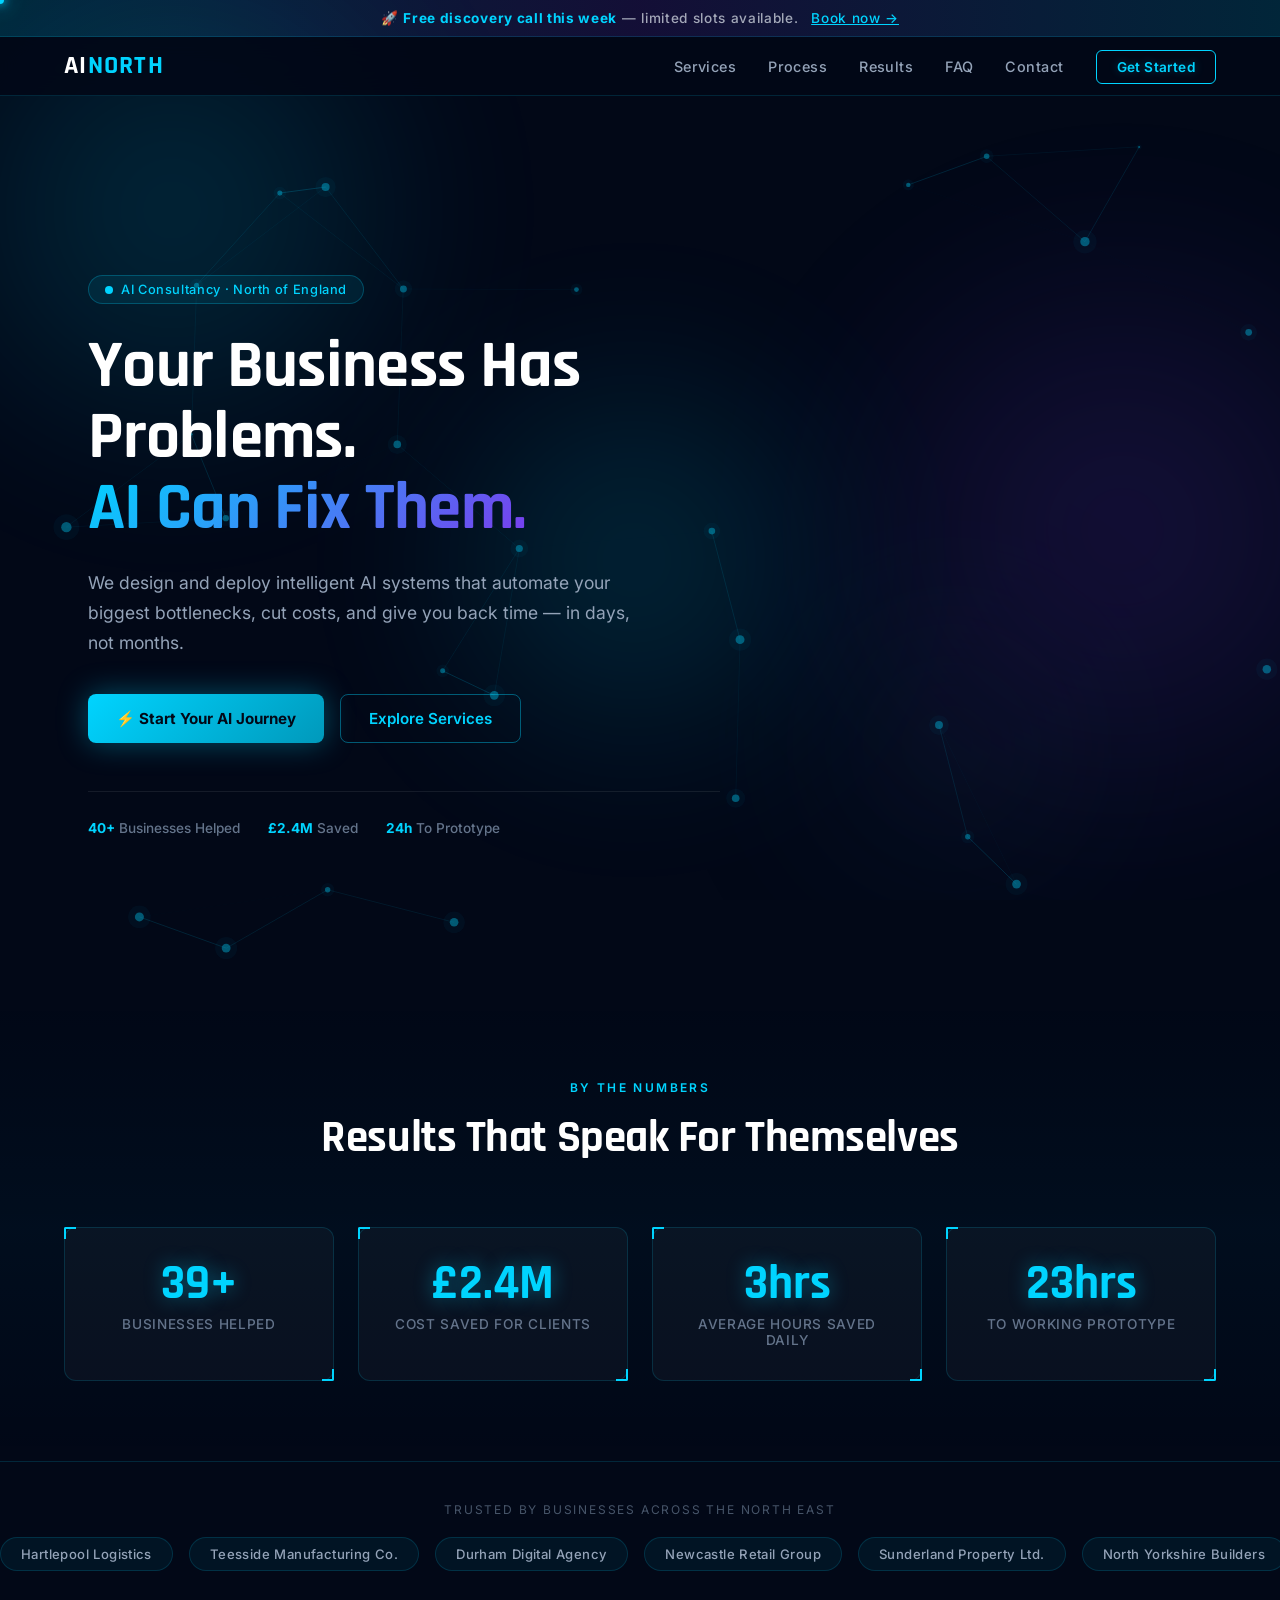
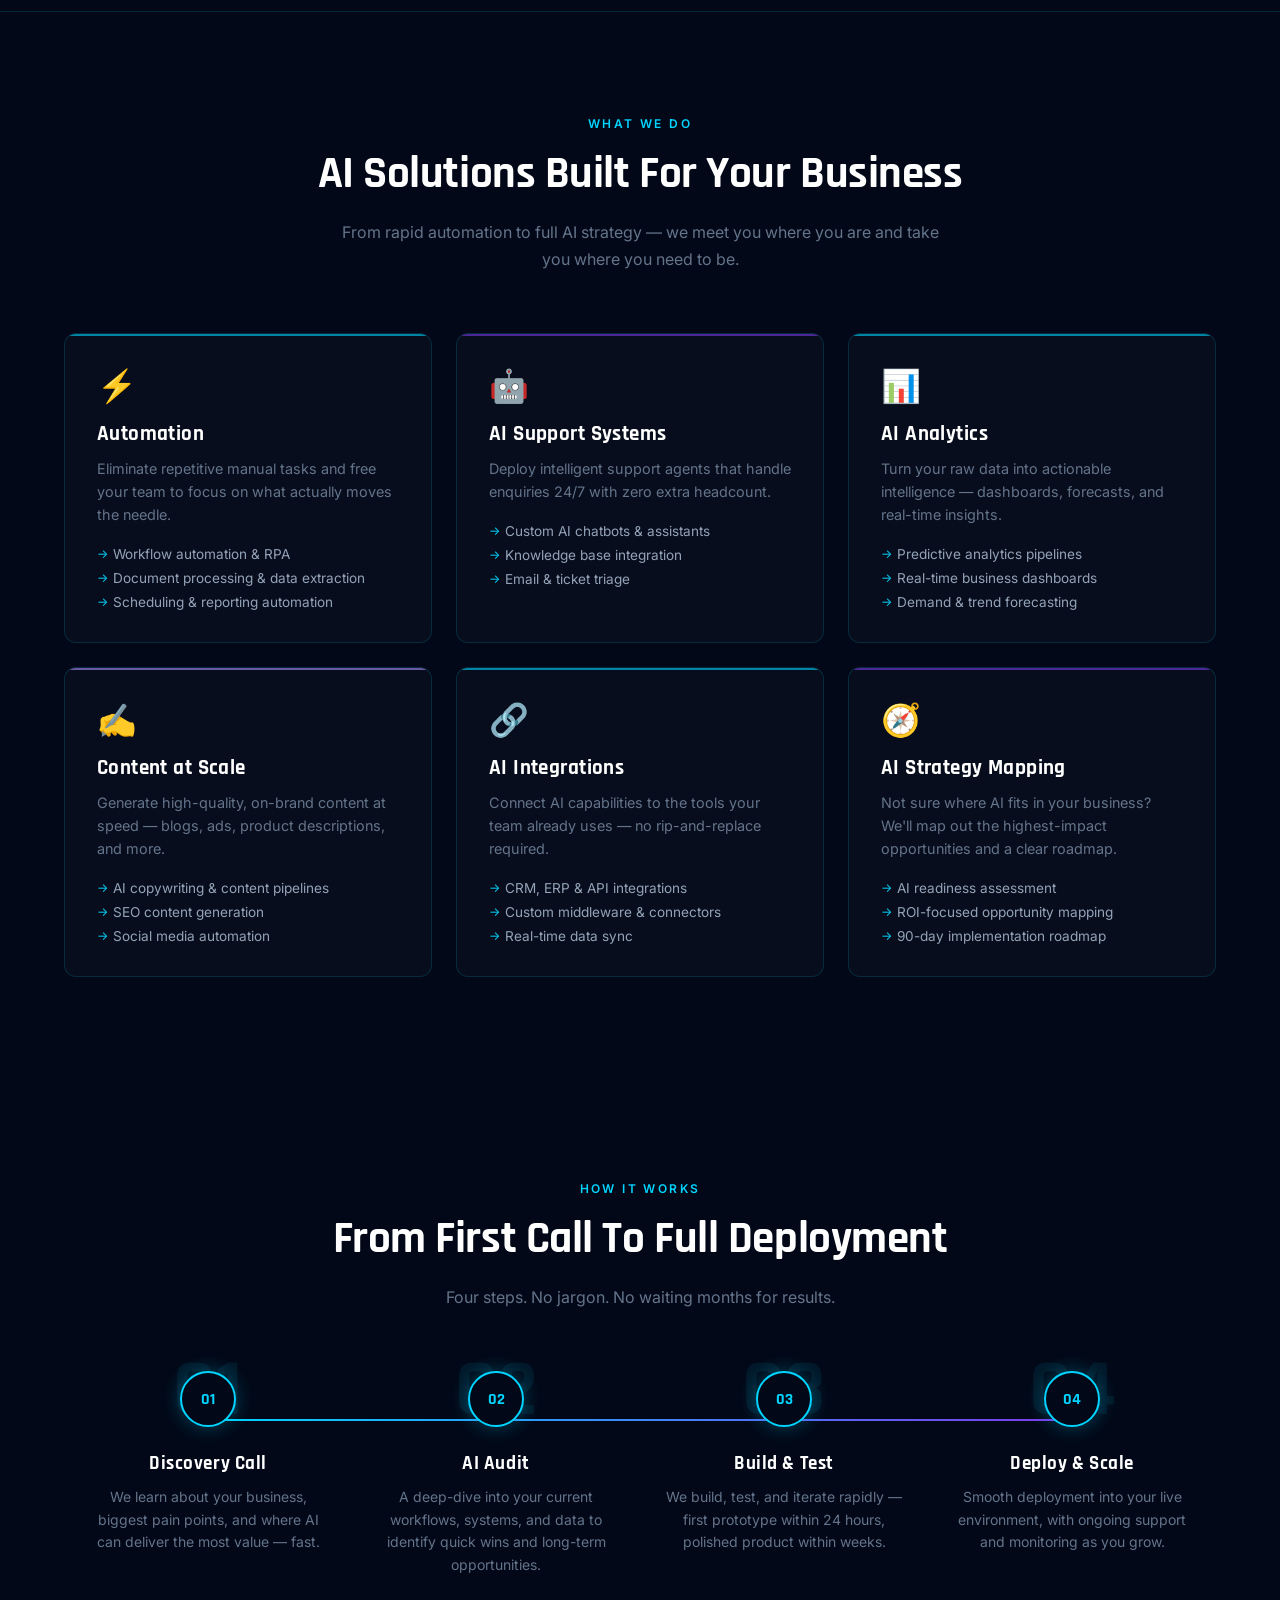
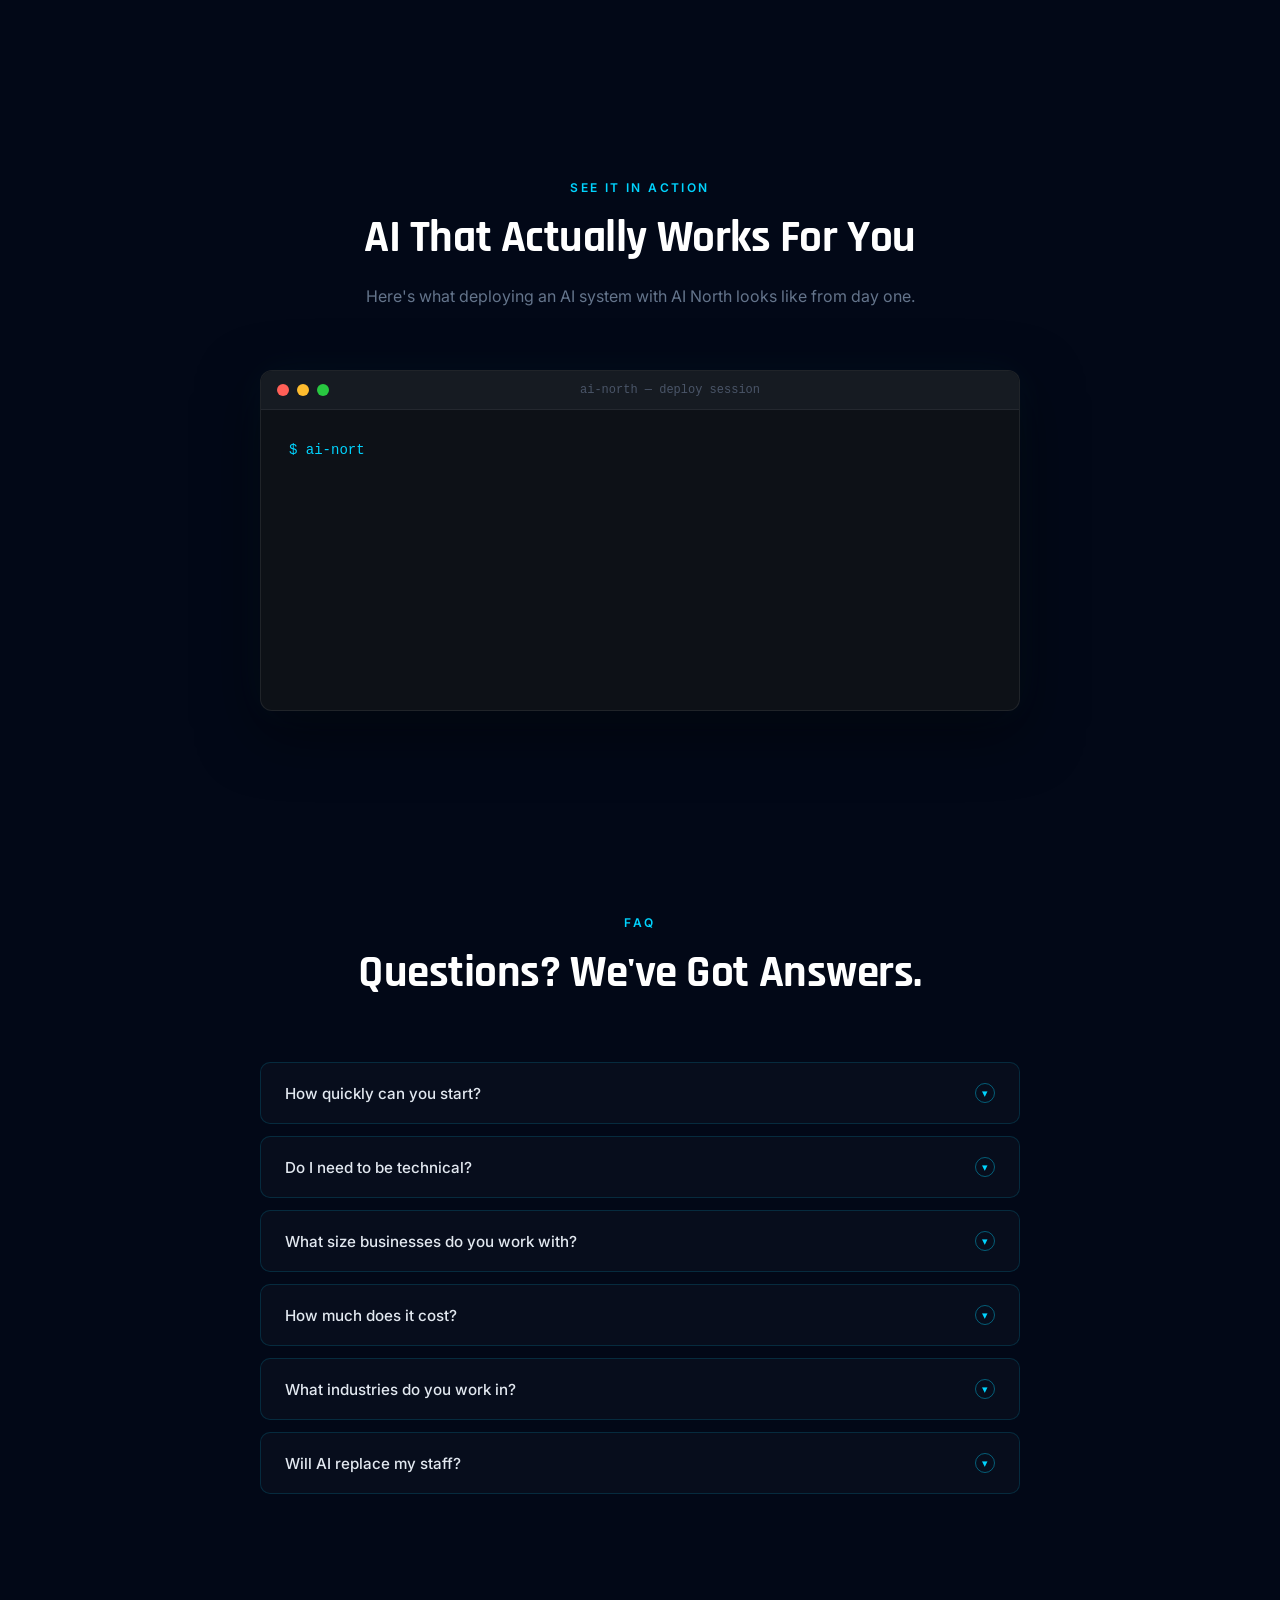
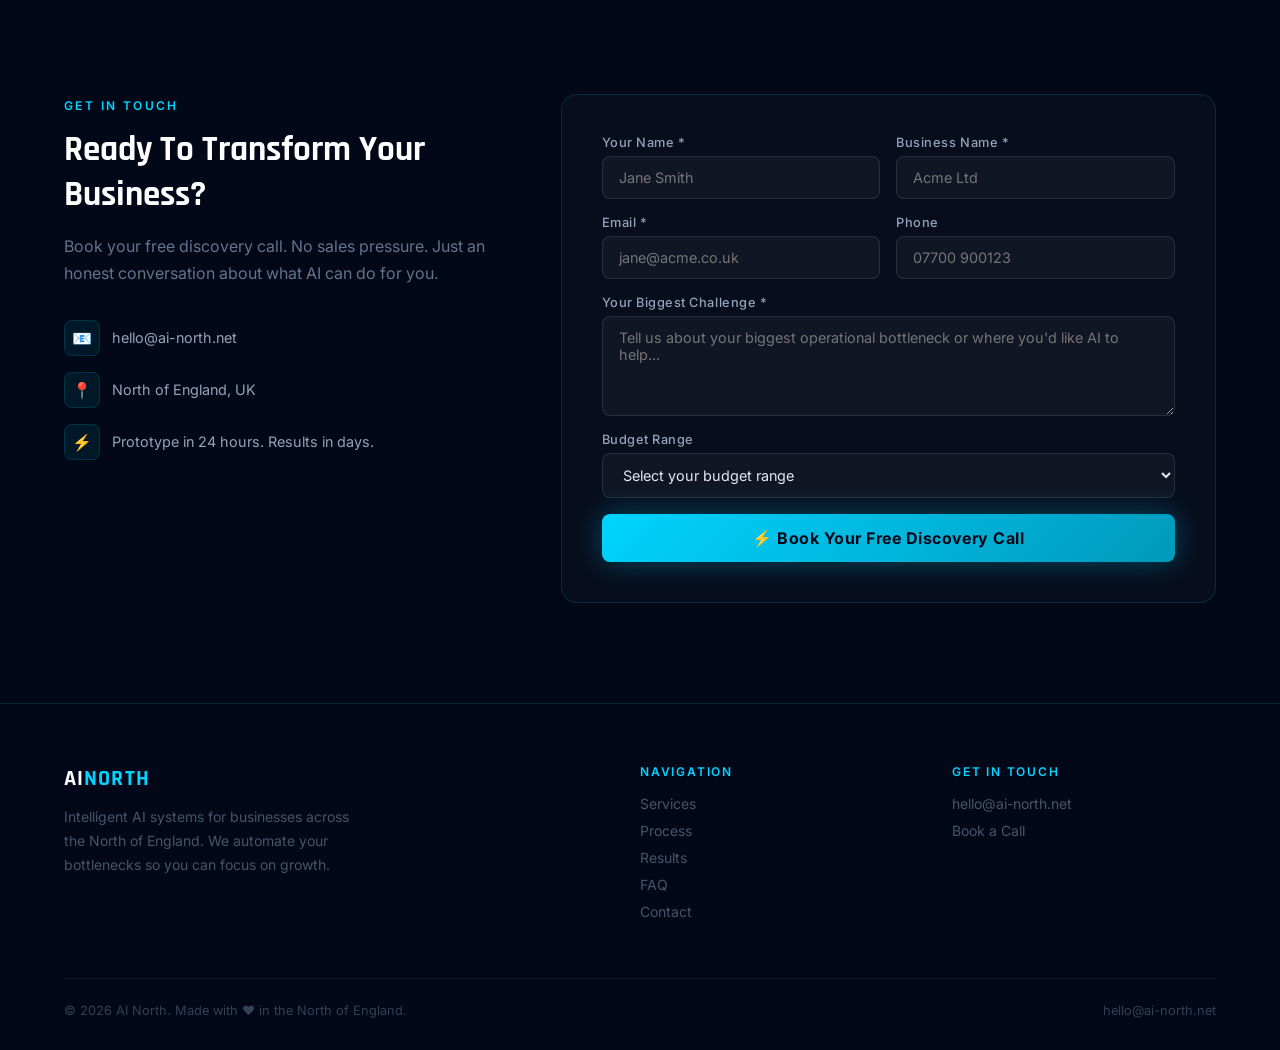
<file: index.html>
<!DOCTYPE html>
<html lang="en">
<head>
  <meta charset="UTF-8" />
  <meta name="viewport" content="width=device-width, initial-scale=1.0" />
  <title>AI North — Intelligent AI Systems for Your Business</title>
  <meta name="description" content="We design and deploy intelligent AI systems that automate your biggest bottlenecks, cut costs, and give you back time — in days, not months." />
  <link rel="preconnect" href="https://fonts.googleapis.com" />
  <link rel="preconnect" href="https://fonts.gstatic.com" crossorigin />
  <link href="https://fonts.googleapis.com/css2?family=Rajdhani:wght@400;500;600;700&family=Inter:wght@300;400;500;600&display=swap" rel="stylesheet" />
  <style>
    /* ===== RESET & BASE ===== */
    *, *::before, *::after { box-sizing: border-box; margin: 0; padding: 0; }
    html { scroll-behavior: smooth; }
    body {
      font-family: 'Inter', sans-serif;
      background: #020817;
      color: #e2e8f0;
      overflow-x: hidden;
      cursor: none;
    }
    @media (hover: none) and (pointer: coarse) {
      body { cursor: auto; }
    }

    /* ===== CSS VARIABLES ===== */
    :root {
      --cyan: #00d4ff;
      --purple: #7c3aed;
      --navy: #020817;
      --glass: rgba(2, 8, 23, 0.6);
      --border: rgba(0, 212, 255, 0.15);
      --text-muted: #94a3b8;
    }

    /* ===== SCROLL PROGRESS BAR ===== */
    #progress-bar {
      position: fixed;
      top: 0; left: 0;
      height: 2px;
      width: 0%;
      background: linear-gradient(90deg, var(--cyan), var(--purple));
      z-index: 9999;
      transition: width 0.1s linear;
    }

    /* ===== CUSTOM CURSOR ===== */
    #cursor-dot {
      position: fixed;
      width: 8px; height: 8px;
      background: var(--cyan);
      border-radius: 50%;
      pointer-events: none;
      z-index: 10000;
      transform: translate(-50%, -50%);
      box-shadow: 0 0 10px var(--cyan), 0 0 20px var(--cyan);
      transition: transform 0.05s ease, opacity 0.2s ease;
    }
    #cursor-ring {
      position: fixed;
      width: 32px; height: 32px;
      border: 1.5px solid rgba(0, 212, 255, 0.5);
      border-radius: 50%;
      pointer-events: none;
      z-index: 9999;
      transform: translate(-50%, -50%);
      transition: width 0.3s ease, height 0.3s ease, border-color 0.3s ease;
    }
    @media (hover: none) and (pointer: coarse) {
      #cursor-dot, #cursor-ring { display: none; }
    }

    /* ===== LOADING SCREEN ===== */
    #loading-screen {
      position: fixed;
      inset: 0;
      background: #020817;
      display: flex;
      align-items: center;
      justify-content: center;
      z-index: 99999;
      transition: opacity 0.6s ease, visibility 0.6s ease;
    }
    #loading-screen.hidden {
      opacity: 0;
      visibility: hidden;
      pointer-events: none;
    }
    #loading-text {
      font-family: 'Rajdhani', sans-serif;
      font-size: clamp(2.5rem, 8vw, 5rem);
      font-weight: 700;
      letter-spacing: 0.3em;
      color: var(--cyan);
      text-shadow: 0 0 30px rgba(0,212,255,0.6), 0 0 60px rgba(0,212,255,0.3);
    }
    #loading-cursor {
      display: inline-block;
      width: 3px;
      height: 1.1em;
      background: var(--cyan);
      margin-left: 4px;
      vertical-align: middle;
      animation: blink 0.7s steps(2) infinite;
    }
    @keyframes blink { 0%,100%{opacity:1} 50%{opacity:0} }

    /* ===== BACKGROUND BLOBS ===== */
    .bg-mesh {
      position: fixed;
      inset: 0;
      pointer-events: none;
      z-index: 0;
      overflow: hidden;
    }
    .blob {
      position: absolute;
      border-radius: 50%;
      filter: blur(80px);
      opacity: 0.18;
    }
    .blob-1 {
      width: 600px; height: 600px;
      background: radial-gradient(circle, #00d4ff, transparent 70%);
      top: -10%; left: -10%;
      animation: driftA 18s ease-in-out infinite alternate;
    }
    .blob-2 {
      width: 700px; height: 700px;
      background: radial-gradient(circle, #7c3aed, transparent 70%);
      top: 20%; right: -15%;
      animation: driftB 22s ease-in-out infinite alternate;
    }
    .blob-3 {
      width: 500px; height: 500px;
      background: radial-gradient(circle, #00d4ff, transparent 70%);
      bottom: 10%; left: 30%;
      animation: driftC 16s ease-in-out infinite alternate;
    }
    .blob-4 {
      width: 400px; height: 400px;
      background: radial-gradient(circle, #1e3a5f, transparent 70%);
      bottom: -5%; right: 10%;
      animation: driftD 20s ease-in-out infinite alternate;
    }
    @keyframes driftA { from{transform:translate(0,0) scale(1)} to{transform:translate(80px,60px) scale(1.15)} }
    @keyframes driftB { from{transform:translate(0,0) scale(1)} to{transform:translate(-60px,80px) scale(0.9)} }
    @keyframes driftC { from{transform:translate(0,0) scale(1)} to{transform:translate(-80px,-50px) scale(1.1)} }
    @keyframes driftD { from{transform:translate(0,0) scale(1)} to{transform:translate(50px,-70px) scale(1.2)} }

    /* ===== LAYOUT ===== */
    .container {
      max-width: 1200px;
      margin: 0 auto;
      padding: 0 24px;
    }
    section { position: relative; z-index: 1; }

    /* ===== ANNOUNCEMENT BAR ===== */
    .announcement-bar {
      background: linear-gradient(90deg, rgba(0,212,255,0.15), rgba(124,58,237,0.15), rgba(0,212,255,0.15));
      border-bottom: 1px solid var(--border);
      padding: 10px 24px;
      text-align: center;
      font-size: 0.85rem;
      font-weight: 500;
      color: var(--cyan);
      letter-spacing: 0.05em;
      position: relative;
      z-index: 100;
    }
    .announcement-bar span { opacity: 0.7; color: #e2e8f0; }
    .announcement-bar a {
      color: var(--cyan);
      text-decoration: underline;
      margin-left: 8px;
    }

    /* ===== NAVIGATION ===== */
    nav {
      position: sticky;
      top: 0;
      z-index: 500;
      background: rgba(2, 8, 23, 0.85);
      backdrop-filter: blur(16px);
      -webkit-backdrop-filter: blur(16px);
      border-bottom: 1px solid var(--border);
    }
    .nav-inner {
      display: flex;
      align-items: center;
      justify-content: space-between;
      padding: 16px 24px;
      max-width: 1200px;
      margin: 0 auto;
    }
    .logo {
      font-family: 'Rajdhani', sans-serif;
      font-size: 1.6rem;
      font-weight: 700;
      text-decoration: none;
      letter-spacing: 0.05em;
      line-height: 1;
    }
    .logo .ai { color: #fff; }
    .logo .north { color: var(--cyan); }
    .nav-links {
      display: flex;
      align-items: center;
      gap: 32px;
      list-style: none;
    }
    .nav-links a {
      color: #94a3b8;
      text-decoration: none;
      font-size: 0.9rem;
      font-weight: 500;
      transition: color 0.2s;
      letter-spacing: 0.03em;
    }
    .nav-links a:hover { color: var(--cyan); }
    .btn-nav {
      padding: 8px 20px;
      border: 1.5px solid var(--cyan);
      border-radius: 6px;
      color: var(--cyan) !important;
      font-size: 0.85rem !important;
      font-weight: 600 !important;
      transition: background 0.2s, box-shadow 0.2s !important;
      text-shadow: 0 0 10px rgba(0,212,255,0.3);
    }
    .btn-nav:hover {
      background: rgba(0,212,255,0.1) !important;
      box-shadow: 0 0 20px rgba(0,212,255,0.3) !important;
      color: var(--cyan) !important;
    }
    .hamburger {
      display: none;
      flex-direction: column;
      gap: 5px;
      background: none;
      border: none;
      cursor: pointer;
      padding: 4px;
    }
    .hamburger span {
      display: block;
      width: 24px;
      height: 2px;
      background: var(--cyan);
      border-radius: 2px;
      transition: transform 0.3s, opacity 0.3s;
    }
    .hamburger.open span:nth-child(1) { transform: translateY(7px) rotate(45deg); }
    .hamburger.open span:nth-child(2) { opacity: 0; }
    .hamburger.open span:nth-child(3) { transform: translateY(-7px) rotate(-45deg); }
    .mobile-menu {
      display: none;
      flex-direction: column;
      gap: 0;
      background: rgba(2,8,23,0.97);
      border-top: 1px solid var(--border);
      padding: 0;
      max-height: 0;
      overflow: hidden;
      transition: max-height 0.35s ease, padding 0.3s ease;
    }
    .mobile-menu.open {
      display: flex;
      max-height: 400px;
      padding: 16px 0;
    }
    .mobile-menu a {
      color: #94a3b8;
      text-decoration: none;
      padding: 14px 24px;
      font-size: 1rem;
      font-weight: 500;
      border-bottom: 1px solid rgba(255,255,255,0.04);
      transition: color 0.2s, background 0.2s;
    }
    .mobile-menu a:hover { color: var(--cyan); background: rgba(0,212,255,0.05); }
    .mobile-menu .btn-nav-mobile {
      margin: 12px 24px 0;
      text-align: center;
      border: 1.5px solid var(--cyan);
      border-radius: 6px;
      color: var(--cyan) !important;
      padding: 12px 24px !important;
    }
    @media (max-width: 768px) {
      .nav-links { display: none; }
      .hamburger { display: flex; }
    }

    /* ===== HERO ===== */
    .hero {
      min-height: 100vh;
      display: flex;
      align-items: center;
      position: relative;
      overflow: hidden;
      padding: 80px 0 60px;
    }
    #hero-canvas {
      position: absolute;
      inset: 0;
      width: 100%;
      height: 100%;
      z-index: 0;
      opacity: 0.7;
    }
    .hero-content {
      position: relative;
      z-index: 2;
      max-width: 680px;
      padding: 0 24px;
      margin: 0 auto;
    }
    @media (min-width: 900px) {
      .hero-content { margin: 0 0 0 calc((100vw - 1200px)/2 + 24px); }
    }
    .hero-badge {
      display: inline-flex;
      align-items: center;
      gap: 8px;
      background: rgba(0,212,255,0.08);
      border: 1px solid rgba(0,212,255,0.25);
      border-radius: 100px;
      padding: 6px 16px;
      font-size: 0.8rem;
      font-weight: 500;
      color: var(--cyan);
      letter-spacing: 0.05em;
      margin-bottom: 28px;
    }
    .pulse-dot {
      width: 8px; height: 8px;
      background: var(--cyan);
      border-radius: 50%;
      animation: pulse 2s ease-in-out infinite;
      flex-shrink: 0;
    }
    @keyframes pulse {
      0%,100%{ box-shadow:0 0 0 0 rgba(0,212,255,0.6); transform:scale(1); }
      50%{ box-shadow:0 0 0 8px rgba(0,212,255,0); transform:scale(1.1); }
    }
    .hero h1 {
      font-family: 'Rajdhani', sans-serif;
      font-size: clamp(2.4rem, 5.5vw, 4.2rem);
      font-weight: 700;
      line-height: 1.05;
      color: #fff;
      margin-bottom: 24px;
      letter-spacing: -0.01em;
    }
    .hero h1 em {
      font-style: normal;
      background: linear-gradient(135deg, var(--cyan), var(--purple));
      -webkit-background-clip: text;
      -webkit-text-fill-color: transparent;
      background-clip: text;
    }
    .hero-sub {
      font-size: 1.1rem;
      line-height: 1.7;
      color: #94a3b8;
      margin-bottom: 36px;
      max-width: 560px;
    }
    .hero-buttons {
      display: flex;
      flex-wrap: wrap;
      gap: 16px;
      margin-bottom: 48px;
    }
    .btn-primary {
      padding: 14px 28px;
      background: linear-gradient(135deg, var(--cyan), #0099bb);
      border: none;
      border-radius: 8px;
      color: #020817;
      font-weight: 700;
      font-size: 0.95rem;
      cursor: pointer;
      text-decoration: none;
      display: inline-flex;
      align-items: center;
      gap: 8px;
      transition: transform 0.2s, box-shadow 0.2s;
      box-shadow: 0 0 30px rgba(0,212,255,0.35);
    }
    .btn-primary:hover {
      transform: translateY(-2px);
      box-shadow: 0 8px 40px rgba(0,212,255,0.5);
    }
    .btn-outline {
      padding: 14px 28px;
      background: transparent;
      border: 1.5px solid rgba(0,212,255,0.4);
      border-radius: 8px;
      color: var(--cyan);
      font-weight: 600;
      font-size: 0.95rem;
      cursor: pointer;
      text-decoration: none;
      display: inline-flex;
      align-items: center;
      gap: 8px;
      transition: border-color 0.2s, background 0.2s;
    }
    .btn-outline:hover {
      border-color: var(--cyan);
      background: rgba(0,212,255,0.08);
    }
    .hero-stats {
      display: flex;
      flex-wrap: wrap;
      gap: 12px 28px;
      border-top: 1px solid rgba(255,255,255,0.08);
      padding-top: 28px;
    }
    .hero-stat {
      font-size: 0.85rem;
      color: #64748b;
      font-weight: 500;
    }
    .hero-stat strong {
      color: var(--cyan);
      font-weight: 700;
    }

    /* ===== STATS SECTION ===== */
    .stats-section {
      padding: 80px 0;
      background: linear-gradient(180deg, transparent, rgba(0,212,255,0.03) 50%, transparent);
    }
    .stats-grid {
      display: grid;
      grid-template-columns: repeat(auto-fit, minmax(220px, 1fr));
      gap: 24px;
    }
    .stat-card {
      background: rgba(255,255,255,0.03);
      border: 1px solid var(--border);
      border-radius: 12px;
      padding: 32px 24px;
      text-align: center;
      position: relative;
      transition: border-color 0.3s, box-shadow 0.3s;
    }
    .stat-card::before, .stat-card::after {
      content: '';
      position: absolute;
      width: 12px; height: 12px;
      border-color: var(--cyan);
      border-style: solid;
    }
    .stat-card::before {
      top: -1px; left: -1px;
      border-width: 2px 0 0 2px;
      border-radius: 2px 0 0 0;
    }
    .stat-card::after {
      bottom: -1px; right: -1px;
      border-width: 0 2px 2px 0;
      border-radius: 0 0 2px 0;
    }
    .stat-card:hover {
      border-color: rgba(0,212,255,0.4);
      box-shadow: 0 0 30px rgba(0,212,255,0.12);
    }
    .stat-number {
      font-family: 'Rajdhani', sans-serif;
      font-size: 3rem;
      font-weight: 700;
      color: var(--cyan);
      line-height: 1;
      margin-bottom: 8px;
      text-shadow: 0 0 20px rgba(0,212,255,0.4);
    }
    .stat-label {
      font-size: 0.85rem;
      color: #64748b;
      font-weight: 500;
      letter-spacing: 0.05em;
      text-transform: uppercase;
    }

    /* ===== TICKER ===== */
    .ticker-section {
      padding: 40px 0;
      border-top: 1px solid var(--border);
      border-bottom: 1px solid var(--border);
      overflow: hidden;
    }
    .ticker-label {
      text-align: center;
      font-size: 0.75rem;
      color: #475569;
      letter-spacing: 0.15em;
      text-transform: uppercase;
      margin-bottom: 20px;
    }
    .ticker-track {
      display: flex;
      gap: 16px;
      animation: ticker 30s linear infinite;
      width: max-content;
    }
    .ticker-track:hover { animation-play-state: paused; }
    @keyframes ticker {
      from { transform: translateX(0); }
      to { transform: translateX(-50%); }
    }
    .ticker-pill {
      background: rgba(0,212,255,0.06);
      border: 1px solid rgba(0,212,255,0.15);
      border-radius: 100px;
      padding: 8px 20px;
      font-size: 0.82rem;
      font-weight: 500;
      color: #94a3b8;
      white-space: nowrap;
      letter-spacing: 0.03em;
    }

    /* ===== SECTION HEADERS ===== */
    .section-header {
      text-align: center;
      margin-bottom: 60px;
    }
    .section-tag {
      display: inline-block;
      font-size: 0.75rem;
      font-weight: 600;
      color: var(--cyan);
      letter-spacing: 0.2em;
      text-transform: uppercase;
      margin-bottom: 14px;
    }
    .section-title {
      font-family: 'Rajdhani', sans-serif;
      font-size: clamp(2rem, 4vw, 2.8rem);
      font-weight: 700;
      color: #fff;
      margin-bottom: 16px;
      letter-spacing: -0.01em;
    }
    .section-sub {
      font-size: 1rem;
      color: #64748b;
      max-width: 600px;
      margin: 0 auto;
      line-height: 1.7;
    }

    /* ===== SERVICES ===== */
    .services-section { padding: 100px 0; }
    .services-grid {
      display: grid;
      grid-template-columns: repeat(auto-fit, minmax(320px, 1fr));
      gap: 24px;
    }
    .service-card {
      background: rgba(255,255,255,0.025);
      border: 1px solid var(--border);
      border-radius: 12px;
      padding: 32px;
      position: relative;
      overflow: hidden;
      transition: border-color 0.3s, box-shadow 0.3s, transform 0.3s;
    }
    .service-card::before {
      content: '';
      position: absolute;
      top: 0; left: 0; right: 0;
      height: 2px;
      background: var(--accent-color, var(--cyan));
      opacity: 0.6;
    }
    .service-card:hover {
      border-color: rgba(0,212,255,0.4);
      box-shadow: 0 8px 40px rgba(0,212,255,0.1);
      transform: translateY(-4px);
    }
    .service-icon {
      font-size: 2rem;
      margin-bottom: 16px;
      display: block;
    }
    .service-card h3 {
      font-family: 'Rajdhani', sans-serif;
      font-size: 1.3rem;
      font-weight: 700;
      color: #fff;
      margin-bottom: 10px;
      letter-spacing: 0.02em;
    }
    .service-card p {
      font-size: 0.9rem;
      color: #64748b;
      line-height: 1.6;
      margin-bottom: 20px;
    }
    .service-bullets {
      list-style: none;
      display: flex;
      flex-direction: column;
      gap: 8px;
    }
    .service-bullets li {
      font-size: 0.85rem;
      color: #94a3b8;
      padding-left: 16px;
      position: relative;
    }
    .service-bullets li::before {
      content: '→';
      position: absolute;
      left: 0;
      color: var(--cyan);
      font-size: 0.75rem;
    }

    /* ===== PROCESS ===== */
    .process-section { padding: 100px 0; }
    .process-steps {
      display: grid;
      grid-template-columns: repeat(auto-fit, minmax(220px, 1fr));
      gap: 0;
      position: relative;
    }
    .process-steps::before {
      content: '';
      position: absolute;
      top: 48px; left: 12.5%; right: 12.5%;
      height: 2px;
      background: linear-gradient(90deg, var(--cyan), var(--purple));
      z-index: 0;
    }
    @media (max-width: 768px) {
      .process-steps::before { display: none; }
      .process-steps { gap: 40px; }
    }
    .process-step {
      text-align: center;
      padding: 0 20px;
      position: relative;
      z-index: 1;
    }
    .step-number {
      font-family: 'Rajdhani', sans-serif;
      font-size: 5rem;
      font-weight: 700;
      color: rgba(0,212,255,0.08);
      line-height: 1;
      position: absolute;
      top: -20px; left: 50%;
      transform: translateX(-50%);
      z-index: 0;
      pointer-events: none;
      user-select: none;
    }
    .step-circle {
      width: 56px; height: 56px;
      background: rgba(2,8,23,1);
      border: 2px solid var(--cyan);
      border-radius: 50%;
      display: flex;
      align-items: center;
      justify-content: center;
      margin: 0 auto 24px;
      position: relative;
      z-index: 2;
      font-family: 'Rajdhani', sans-serif;
      font-weight: 700;
      font-size: 1rem;
      color: var(--cyan);
      box-shadow: 0 0 20px rgba(0,212,255,0.3);
    }
    .process-step h3 {
      font-family: 'Rajdhani', sans-serif;
      font-size: 1.2rem;
      font-weight: 700;
      color: #fff;
      margin-bottom: 10px;
      letter-spacing: 0.03em;
    }
    .process-step p {
      font-size: 0.875rem;
      color: #64748b;
      line-height: 1.6;
    }

    /* ===== TERMINAL ===== */
    .terminal-section { padding: 100px 0; }
    .terminal-wrapper {
      max-width: 760px;
      margin: 0 auto;
      background: #0d1117;
      border: 1px solid rgba(255,255,255,0.08);
      border-radius: 12px;
      overflow: hidden;
      box-shadow: 0 20px 60px rgba(0,0,0,0.5), 0 0 40px rgba(0,212,255,0.05);
    }
    .terminal-titlebar {
      background: #161b22;
      padding: 12px 16px;
      display: flex;
      align-items: center;
      gap: 8px;
      border-bottom: 1px solid rgba(255,255,255,0.06);
    }
    .tl-dot {
      width: 12px; height: 12px;
      border-radius: 50%;
    }
    .tl-red { background: #ff5f57; }
    .tl-yellow { background: #febc2e; }
    .tl-green { background: #28c840; }
    .tl-title {
      flex: 1;
      text-align: center;
      font-size: 0.75rem;
      color: #4a5568;
      font-family: 'Courier New', monospace;
    }
    .terminal-body {
      padding: 28px;
      font-family: 'Courier New', Courier, monospace;
      font-size: 0.875rem;
      line-height: 1.8;
      min-height: 300px;
    }
    .term-line { display: block; margin-bottom: 4px; }
    .term-prompt { color: var(--cyan); }
    .term-input { color: #4ade80; }
    .term-success { color: #34d399; }
    .term-highlight { color: #a78bfa; }
    .term-cursor {
      display: inline-block;
      width: 8px; height: 14px;
      background: var(--cyan);
      animation: blink 0.7s steps(2) infinite;
      vertical-align: middle;
    }

    /* ===== FAQ ===== */
    .faq-section { padding: 100px 0; }
    .faq-list {
      max-width: 760px;
      margin: 0 auto;
      display: flex;
      flex-direction: column;
      gap: 12px;
    }
    .faq-item {
      background: rgba(255,255,255,0.025);
      border: 1px solid var(--border);
      border-radius: 10px;
      overflow: hidden;
      transition: border-color 0.2s;
    }
    .faq-item.open { border-color: rgba(0,212,255,0.3); }
    .faq-question {
      width: 100%;
      background: none;
      border: none;
      padding: 20px 24px;
      display: flex;
      align-items: center;
      justify-content: space-between;
      gap: 16px;
      cursor: pointer;
      text-align: left;
      color: #e2e8f0;
      font-size: 0.95rem;
      font-weight: 500;
      font-family: 'Inter', sans-serif;
      transition: color 0.2s;
    }
    .faq-question:hover { color: var(--cyan); }
    .faq-chevron {
      flex-shrink: 0;
      width: 20px; height: 20px;
      border: 1.5px solid rgba(0,212,255,0.4);
      border-radius: 50%;
      display: flex;
      align-items: center;
      justify-content: center;
      transition: transform 0.3s, border-color 0.3s;
      color: var(--cyan);
      font-size: 0.7rem;
    }
    .faq-item.open .faq-chevron { transform: rotate(180deg); border-color: var(--cyan); }
    .faq-answer {
      max-height: 0;
      overflow: hidden;
      transition: max-height 0.35s ease, padding 0.3s ease;
    }
    .faq-item.open .faq-answer { max-height: 300px; }
    .faq-answer-inner {
      padding: 0 24px 20px;
      font-size: 0.9rem;
      color: #64748b;
      line-height: 1.7;
    }

    /* ===== CONTACT ===== */
    .contact-section { padding: 100px 0; }
    .contact-grid {
      display: grid;
      grid-template-columns: 1fr 1.5fr;
      gap: 60px;
      align-items: start;
    }
    @media (max-width: 768px) {
      .contact-grid { grid-template-columns: 1fr; gap: 40px; }
    }
    .contact-info h2 {
      font-family: 'Rajdhani', sans-serif;
      font-size: 2.2rem;
      font-weight: 700;
      color: #fff;
      margin-bottom: 16px;
    }
    .contact-info p {
      color: #64748b;
      line-height: 1.7;
      margin-bottom: 32px;
    }
    .contact-detail {
      display: flex;
      align-items: center;
      gap: 12px;
      margin-bottom: 16px;
      font-size: 0.9rem;
      color: #94a3b8;
    }
    .contact-detail .icon {
      width: 36px; height: 36px;
      background: rgba(0,212,255,0.08);
      border: 1px solid var(--border);
      border-radius: 8px;
      display: flex;
      align-items: center;
      justify-content: center;
      font-size: 1rem;
      flex-shrink: 0;
    }
    .contact-form {
      background: rgba(255,255,255,0.025);
      border: 1px solid var(--border);
      border-radius: 16px;
      padding: 40px;
    }
    @media (max-width: 480px) { .contact-form { padding: 24px; } }
    .form-row {
      display: grid;
      grid-template-columns: 1fr 1fr;
      gap: 16px;
    }
    @media (max-width: 560px) { .form-row { grid-template-columns: 1fr; } }
    .form-group {
      display: flex;
      flex-direction: column;
      gap: 6px;
      margin-bottom: 16px;
    }
    .form-group label {
      font-size: 0.8rem;
      font-weight: 500;
      color: #94a3b8;
      letter-spacing: 0.04em;
    }
    .form-group input,
    .form-group textarea,
    .form-group select {
      background: rgba(255,255,255,0.04);
      border: 1px solid rgba(255,255,255,0.1);
      border-radius: 8px;
      padding: 12px 16px;
      color: #e2e8f0;
      font-size: 0.9rem;
      font-family: 'Inter', sans-serif;
      transition: border-color 0.2s, box-shadow 0.2s;
      outline: none;
      width: 100%;
    }
    .form-group input:focus,
    .form-group textarea:focus,
    .form-group select:focus {
      border-color: rgba(0,212,255,0.5);
      box-shadow: 0 0 0 3px rgba(0,212,255,0.1);
    }
    .form-group select option { background: #0d1117; color: #e2e8f0; }
    .form-group textarea { resize: vertical; min-height: 100px; }
    .btn-submit {
      width: 100%;
      padding: 14px;
      background: linear-gradient(135deg, var(--cyan), #0099bb);
      border: none;
      border-radius: 8px;
      color: #020817;
      font-weight: 700;
      font-size: 1rem;
      cursor: pointer;
      font-family: 'Inter', sans-serif;
      transition: transform 0.2s, box-shadow 0.2s;
      box-shadow: 0 0 30px rgba(0,212,255,0.3);
      letter-spacing: 0.03em;
    }
    .btn-submit:hover {
      transform: translateY(-2px);
      box-shadow: 0 8px 40px rgba(0,212,255,0.4);
    }
    .form-success {
      display: none;
      text-align: center;
      padding: 32px;
    }
    .form-success.visible { display: block; }
    .form-success .check {
      font-size: 3rem;
      margin-bottom: 16px;
    }
    .form-success h3 {
      font-family: 'Rajdhani', sans-serif;
      font-size: 1.5rem;
      color: var(--cyan);
      margin-bottom: 8px;
    }
    .form-success p { color: #64748b; font-size: 0.9rem; }

    /* ===== FOOTER ===== */
    footer {
      border-top: 1px solid var(--border);
      padding: 60px 0 32px;
      position: relative;
      z-index: 1;
    }
    .footer-grid {
      display: grid;
      grid-template-columns: 2fr 1fr 1fr;
      gap: 48px;
      margin-bottom: 48px;
    }
    @media (max-width: 768px) {
      .footer-grid { grid-template-columns: 1fr 1fr; }
      .footer-grid > div:first-child { grid-column: 1 / -1; }
    }
    @media (max-width: 480px) { .footer-grid { grid-template-columns: 1fr; } }
    .footer-logo {
      font-family: 'Rajdhani', sans-serif;
      font-size: 1.4rem;
      font-weight: 700;
      margin-bottom: 12px;
      letter-spacing: 0.05em;
    }
    .footer-desc {
      font-size: 0.875rem;
      color: #475569;
      line-height: 1.7;
      max-width: 300px;
    }
    .footer-col h4 {
      font-size: 0.75rem;
      font-weight: 600;
      color: var(--cyan);
      letter-spacing: 0.15em;
      text-transform: uppercase;
      margin-bottom: 16px;
    }
    .footer-col a {
      display: block;
      font-size: 0.875rem;
      color: #475569;
      text-decoration: none;
      margin-bottom: 10px;
      transition: color 0.2s;
    }
    .footer-col a:hover { color: var(--cyan); }
    .footer-bottom {
      border-top: 1px solid rgba(255,255,255,0.05);
      padding-top: 24px;
      display: flex;
      align-items: center;
      justify-content: space-between;
      flex-wrap: wrap;
      gap: 12px;
    }
    .footer-bottom p {
      font-size: 0.8rem;
      color: #334155;
    }
    .footer-bottom a { color: #334155; text-decoration: none; }
    .footer-bottom a:hover { color: var(--cyan); }

    /* ===== SCROLL ANIMATION ===== */
    .fade-up {
      opacity: 0;
      transform: translateY(30px);
      transition: opacity 0.6s ease, transform 0.6s ease;
    }
    .fade-up.visible {
      opacity: 1;
      transform: translateY(0);
    }
    .fade-up-delay-1 { transition-delay: 0.1s; }
    .fade-up-delay-2 { transition-delay: 0.2s; }
    .fade-up-delay-3 { transition-delay: 0.3s; }
    .fade-up-delay-4 { transition-delay: 0.4s; }

    /* ===== UTILITY ===== */
    .text-cyan { color: var(--cyan); }
    .mt-4 { margin-top: 16px; }
  </style>
</head>
<body>

<!-- Scroll Progress -->
<div id="progress-bar"></div>

<!-- Custom Cursor -->
<div id="cursor-dot"></div>
<div id="cursor-ring"></div>

<!-- Loading Screen -->
<div id="loading-screen">
  <div>
    <div id="loading-text"><span id="typed-text"></span><span id="loading-cursor"></span></div>
  </div>
</div>

<!-- Background Mesh -->
<div class="bg-mesh" aria-hidden="true">
  <div class="blob blob-1"></div>
  <div class="blob blob-2"></div>
  <div class="blob blob-3"></div>
  <div class="blob blob-4"></div>
</div>

<!-- Announcement Bar -->
<div class="announcement-bar" role="banner">
  🚀 <strong>Free discovery call this week</strong> <span>— limited slots available.</span>
  <a href="#contact">Book now →</a>
</div>

<!-- Navigation -->
<nav role="navigation" aria-label="Main navigation">
  <div class="nav-inner">
    <a href="#" class="logo" aria-label="AI North home">
      <span class="ai">AI</span><span class="north">NORTH</span>
    </a>
    <ul class="nav-links" role="list">
      <li><a href="#services">Services</a></li>
      <li><a href="#process">Process</a></li>
      <li><a href="#results">Results</a></li>
      <li><a href="#faq">FAQ</a></li>
      <li><a href="#contact">Contact</a></li>
      <li><a href="#contact" class="btn-nav">Get Started</a></li>
    </ul>
    <button class="hamburger" id="hamburger" aria-label="Toggle menu" aria-expanded="false">
      <span></span><span></span><span></span>
    </button>
  </div>
  <div class="mobile-menu" id="mobile-menu" role="menu">
    <a href="#services" role="menuitem">Services</a>
    <a href="#process" role="menuitem">Process</a>
    <a href="#results" role="menuitem">Results</a>
    <a href="#faq" role="menuitem">FAQ</a>
    <a href="#contact" role="menuitem">Contact</a>
    <a href="#contact" class="btn-nav-mobile" role="menuitem">Get Started →</a>
  </div>
</nav>

<!-- Hero -->
<section class="hero" aria-labelledby="hero-heading">
  <canvas id="hero-canvas" aria-hidden="true"></canvas>
  <div class="hero-content">
    <div class="hero-badge">
      <span class="pulse-dot" aria-hidden="true"></span>
      AI Consultancy · North of England
    </div>
    <h1 id="hero-heading">
      Your Business Has Problems.<br>
      <em>AI Can Fix Them.</em>
    </h1>
    <p class="hero-sub">
      We design and deploy intelligent AI systems that automate your biggest bottlenecks, cut costs, and give you back time — in days, not months.
    </p>
    <div class="hero-buttons">
      <a href="#contact" class="btn-primary">⚡ Start Your AI Journey</a>
      <a href="#services" class="btn-outline">Explore Services</a>
    </div>
    <div class="hero-stats">
      <span class="hero-stat"><strong>40+</strong> Businesses Helped</span>
      <span class="hero-stat"><strong>£2.4M</strong> Saved</span>
      <span class="hero-stat"><strong>24h</strong> To Prototype</span>
    </div>
  </div>
</section>

<!-- Stats Section -->
<section class="stats-section" id="results" aria-labelledby="stats-heading">
  <div class="container">
    <div class="section-header">
      <span class="section-tag">By The Numbers</span>
      <h2 class="section-title" id="stats-heading">Results That Speak For Themselves</h2>
    </div>
    <div class="stats-grid">
      <div class="stat-card fade-up">
        <div class="stat-number" data-target="40" data-suffix="+">0</div>
        <div class="stat-label">Businesses Helped</div>
      </div>
      <div class="stat-card fade-up fade-up-delay-1">
        <div class="stat-number" data-target="2.4" data-prefix="£" data-suffix="M">£0</div>
        <div class="stat-label">Cost Saved For Clients</div>
      </div>
      <div class="stat-card fade-up fade-up-delay-2">
        <div class="stat-number" data-target="4" data-suffix="hrs">0</div>
        <div class="stat-label">Average Hours Saved Daily</div>
      </div>
      <div class="stat-card fade-up fade-up-delay-3">
        <div class="stat-number" data-target="24" data-suffix="hrs">0</div>
        <div class="stat-label">To Working Prototype</div>
      </div>
    </div>
  </div>
</section>

<!-- Ticker -->
<div class="ticker-section" aria-label="Trusted by businesses">
  <div class="ticker-label">Trusted by businesses across the North East</div>
  <div style="overflow:hidden">
    <div class="ticker-track" aria-hidden="true">
      <span class="ticker-pill">Hartlepool Logistics</span>
      <span class="ticker-pill">Teesside Manufacturing Co.</span>
      <span class="ticker-pill">Durham Digital Agency</span>
      <span class="ticker-pill">Newcastle Retail Group</span>
      <span class="ticker-pill">Sunderland Property Ltd.</span>
      <span class="ticker-pill">North Yorkshire Builders</span>
      <span class="ticker-pill">Cleveland Healthcare</span>
      <span class="ticker-pill">Northumbria Tech Partners</span>
      <span class="ticker-pill">Gateshead Finance Group</span>
      <span class="ticker-pill">Stockton Hospitality</span>
      <!-- Duplicate for seamless loop -->
      <span class="ticker-pill">Hartlepool Logistics</span>
      <span class="ticker-pill">Teesside Manufacturing Co.</span>
      <span class="ticker-pill">Durham Digital Agency</span>
      <span class="ticker-pill">Newcastle Retail Group</span>
      <span class="ticker-pill">Sunderland Property Ltd.</span>
      <span class="ticker-pill">North Yorkshire Builders</span>
      <span class="ticker-pill">Cleveland Healthcare</span>
      <span class="ticker-pill">Northumbria Tech Partners</span>
      <span class="ticker-pill">Gateshead Finance Group</span>
      <span class="ticker-pill">Stockton Hospitality</span>
    </div>
  </div>
</div>

<!-- Services -->
<section class="services-section" id="services" aria-labelledby="services-heading">
  <div class="container">
    <div class="section-header fade-up">
      <span class="section-tag">What We Do</span>
      <h2 class="section-title" id="services-heading">AI Solutions Built For Your Business</h2>
      <p class="section-sub">From rapid automation to full AI strategy — we meet you where you are and take you where you need to be.</p>
    </div>
    <div class="services-grid">

      <div class="service-card fade-up" style="--accent-color: #00d4ff">
        <span class="service-icon">⚡</span>
        <h3>Automation</h3>
        <p>Eliminate repetitive manual tasks and free your team to focus on what actually moves the needle.</p>
        <ul class="service-bullets">
          <li>Workflow automation &amp; RPA</li>
          <li>Document processing &amp; data extraction</li>
          <li>Scheduling &amp; reporting automation</li>
        </ul>
      </div>

      <div class="service-card fade-up fade-up-delay-1" style="--accent-color: #7c3aed">
        <span class="service-icon">🤖</span>
        <h3>AI Support Systems</h3>
        <p>Deploy intelligent support agents that handle enquiries 24/7 with zero extra headcount.</p>
        <ul class="service-bullets">
          <li>Custom AI chatbots &amp; assistants</li>
          <li>Knowledge base integration</li>
          <li>Email &amp; ticket triage</li>
        </ul>
      </div>

      <div class="service-card fade-up fade-up-delay-2" style="--accent-color: #00d4ff">
        <span class="service-icon">📊</span>
        <h3>AI Analytics</h3>
        <p>Turn your raw data into actionable intelligence — dashboards, forecasts, and real-time insights.</p>
        <ul class="service-bullets">
          <li>Predictive analytics pipelines</li>
          <li>Real-time business dashboards</li>
          <li>Demand &amp; trend forecasting</li>
        </ul>
      </div>

      <div class="service-card fade-up fade-up-delay-1" style="--accent-color: #a78bfa">
        <span class="service-icon">✍️</span>
        <h3>Content at Scale</h3>
        <p>Generate high-quality, on-brand content at speed — blogs, ads, product descriptions, and more.</p>
        <ul class="service-bullets">
          <li>AI copywriting &amp; content pipelines</li>
          <li>SEO content generation</li>
          <li>Social media automation</li>
        </ul>
      </div>

      <div class="service-card fade-up fade-up-delay-2" style="--accent-color: #00d4ff">
        <span class="service-icon">🔗</span>
        <h3>AI Integrations</h3>
        <p>Connect AI capabilities to the tools your team already uses — no rip-and-replace required.</p>
        <ul class="service-bullets">
          <li>CRM, ERP &amp; API integrations</li>
          <li>Custom middleware &amp; connectors</li>
          <li>Real-time data sync</li>
        </ul>
      </div>

      <div class="service-card fade-up fade-up-delay-3" style="--accent-color: #7c3aed">
        <span class="service-icon">🧭</span>
        <h3>AI Strategy Mapping</h3>
        <p>Not sure where AI fits in your business? We'll map out the highest-impact opportunities and a clear roadmap.</p>
        <ul class="service-bullets">
          <li>AI readiness assessment</li>
          <li>ROI-focused opportunity mapping</li>
          <li>90-day implementation roadmap</li>
        </ul>
      </div>

    </div>
  </div>
</section>

<!-- Process -->
<section class="process-section" id="process" aria-labelledby="process-heading">
  <div class="container">
    <div class="section-header fade-up">
      <span class="section-tag">How It Works</span>
      <h2 class="section-title" id="process-heading">From First Call To Full Deployment</h2>
      <p class="section-sub">Four steps. No jargon. No waiting months for results.</p>
    </div>
    <div class="process-steps">

      <div class="process-step fade-up">
        <div class="step-number" aria-hidden="true">01</div>
        <div class="step-circle">01</div>
        <h3>Discovery Call</h3>
        <p>We learn about your business, biggest pain points, and where AI can deliver the most value — fast.</p>
      </div>

      <div class="process-step fade-up fade-up-delay-1">
        <div class="step-number" aria-hidden="true">02</div>
        <div class="step-circle">02</div>
        <h3>AI Audit</h3>
        <p>A deep-dive into your current workflows, systems, and data to identify quick wins and long-term opportunities.</p>
      </div>

      <div class="process-step fade-up fade-up-delay-2">
        <div class="step-number" aria-hidden="true">03</div>
        <div class="step-circle">03</div>
        <h3>Build &amp; Test</h3>
        <p>We build, test, and iterate rapidly — first prototype within 24 hours, polished product within weeks.</p>
      </div>

      <div class="process-step fade-up fade-up-delay-3">
        <div class="step-number" aria-hidden="true">04</div>
        <div class="step-circle">04</div>
        <h3>Deploy &amp; Scale</h3>
        <p>Smooth deployment into your live environment, with ongoing support and monitoring as you grow.</p>
      </div>

    </div>
  </div>
</section>

<!-- Terminal -->
<section class="terminal-section" aria-labelledby="terminal-heading">
  <div class="container">
    <div class="section-header fade-up">
      <span class="section-tag">See It In Action</span>
      <h2 class="section-title" id="terminal-heading">AI That Actually Works For You</h2>
      <p class="section-sub">Here's what deploying an AI system with AI North looks like from day one.</p>
    </div>
    <div class="terminal-wrapper fade-up" id="terminal-block">
      <div class="terminal-titlebar">
        <div class="tl-dot tl-red"></div>
        <div class="tl-dot tl-yellow"></div>
        <div class="tl-dot tl-green"></div>
        <span class="tl-title">ai-north — deploy session</span>
      </div>
      <div class="terminal-body" id="terminal-output" aria-live="polite">
        <span class="term-cursor" id="term-initial-cursor"></span>
      </div>
    </div>
  </div>
</section>

<!-- FAQ -->
<section class="faq-section" id="faq" aria-labelledby="faq-heading">
  <div class="container">
    <div class="section-header fade-up">
      <span class="section-tag">FAQ</span>
      <h2 class="section-title" id="faq-heading">Questions? We've Got Answers.</h2>
    </div>
    <div class="faq-list fade-up" role="list">

      <div class="faq-item" role="listitem">
        <button class="faq-question" aria-expanded="false">
          How quickly can you start?
          <span class="faq-chevron" aria-hidden="true">▾</span>
        </button>
        <div class="faq-answer" role="region">
          <div class="faq-answer-inner">
            Fast. After your discovery call, we can have a working prototype in front of you within 24 hours. Full deployment typically takes 1–4 weeks depending on complexity.
          </div>
        </div>
      </div>

      <div class="faq-item" role="listitem">
        <button class="faq-question" aria-expanded="false">
          Do I need to be technical?
          <span class="faq-chevron" aria-hidden="true">▾</span>
        </button>
        <div class="faq-answer" role="region">
          <div class="faq-answer-inner">
            Not at all. We handle all the technical complexity. You just need to know your business — we'll handle the rest. We communicate in plain English throughout.
          </div>
        </div>
      </div>

      <div class="faq-item" role="listitem">
        <button class="faq-question" aria-expanded="false">
          What size businesses do you work with?
          <span class="faq-chevron" aria-hidden="true">▾</span>
        </button>
        <div class="faq-answer" role="region">
          <div class="faq-answer-inner">
            All sizes across the North. From sole traders wanting to automate admin, to established SMEs looking for full AI strategy. If you have a problem, we have a solution.
          </div>
        </div>
      </div>

      <div class="faq-item" role="listitem">
        <button class="faq-question" aria-expanded="false">
          How much does it cost?
          <span class="faq-chevron" aria-hidden="true">▾</span>
        </button>
        <div class="faq-answer" role="region">
          <div class="faq-answer-inner">
            Projects start from £3,000. After your free discovery call, we'll give you a clear, fixed quote with no hidden fees. You'll know exactly what you're getting before you commit.
          </div>
        </div>
      </div>

      <div class="faq-item" role="listitem">
        <button class="faq-question" aria-expanded="false">
          What industries do you work in?
          <span class="faq-chevron" aria-hidden="true">▾</span>
        </button>
        <div class="faq-answer" role="region">
          <div class="faq-answer-inner">
            All of them. We've worked with manufacturing, logistics, retail, healthcare, hospitality, and professional services. If your business has processes, AI can improve them.
          </div>
        </div>
      </div>

      <div class="faq-item" role="listitem">
        <button class="faq-question" aria-expanded="false">
          Will AI replace my staff?
          <span class="faq-chevron" aria-hidden="true">▾</span>
        </button>
        <div class="faq-answer" role="region">
          <div class="faq-answer-inner">
            No. AI handles repetitive, time-consuming work so your team can focus on what actually matters — relationships, strategy, and growth. Think of it as giving everyone a brilliant assistant.
          </div>
        </div>
      </div>

    </div>
  </div>
</section>

<!-- Contact -->
<section class="contact-section" id="contact" aria-labelledby="contact-heading">
  <div class="container">
    <div class="contact-grid">
      <div class="contact-info fade-up">
        <span class="section-tag">Get In Touch</span>
        <h2 id="contact-heading">Ready To Transform Your Business?</h2>
        <p>Book your free discovery call. No sales pressure. Just an honest conversation about what AI can do for you.</p>
        <div class="contact-detail">
          <div class="icon">📧</div>
          <a href="mailto:hello@ai-north.net" style="color:#94a3b8;text-decoration:none;">hello@ai-north.net</a>
        </div>
        <div class="contact-detail">
          <div class="icon">📍</div>
          <span>North of England, UK</span>
        </div>
        <div class="contact-detail">
          <div class="icon">⚡</div>
          <span>Prototype in 24 hours. Results in days.</span>
        </div>
      </div>
      <div class="fade-up fade-up-delay-1">
        <div class="contact-form" id="contact-form-wrapper">
          <div id="form-success" class="form-success">
            <div class="check">✅</div>
            <h3>Message Received!</h3>
            <p>We'll be in touch within 24 hours to schedule your free discovery call. Keep an eye on your inbox.</p>
          </div>
          <form id="contact-form" novalidate>
            <div class="form-row">
              <div class="form-group">
                <label for="f-name">Your Name *</label>
                <input type="text" id="f-name" name="name" placeholder="Jane Smith" required />
              </div>
              <div class="form-group">
                <label for="f-business">Business Name *</label>
                <input type="text" id="f-business" name="business" placeholder="Acme Ltd" required />
              </div>
            </div>
            <div class="form-row">
              <div class="form-group">
                <label for="f-email">Email *</label>
                <input type="email" id="f-email" name="email" placeholder="jane@acme.co.uk" required />
              </div>
              <div class="form-group">
                <label for="f-phone">Phone</label>
                <input type="tel" id="f-phone" name="phone" placeholder="07700 900123" />
              </div>
            </div>
            <div class="form-group">
              <label for="f-challenge">Your Biggest Challenge *</label>
              <textarea id="f-challenge" name="challenge" placeholder="Tell us about your biggest operational bottleneck or where you'd like AI to help..." required></textarea>
            </div>
            <div class="form-group">
              <label for="f-budget">Budget Range</label>
              <select id="f-budget" name="budget">
                <option value="" disabled selected>Select your budget range</option>
                <option value="under5k">Under £5,000</option>
                <option value="5k-10k">£5,000 – £10,000</option>
                <option value="10k-25k">£10,000 – £25,000</option>
                <option value="25k+">£25,000+</option>
                <option value="unsure">Not sure yet</option>
              </select>
            </div>
            <button type="submit" class="btn-submit">⚡ Book Your Free Discovery Call</button>
          </form>
        </div>
      </div>
    </div>
  </div>
</section>

<!-- Footer -->
<footer>
  <div class="container">
    <div class="footer-grid">
      <div>
        <div class="footer-logo">
          <span style="color:#fff">AI</span><span style="color:var(--cyan)">NORTH</span>
        </div>
        <p class="footer-desc">
          Intelligent AI systems for businesses across the North of England. We automate your bottlenecks so you can focus on growth.
        </p>
      </div>
      <div class="footer-col">
        <h4>Navigation</h4>
        <a href="#services">Services</a>
        <a href="#process">Process</a>
        <a href="#results">Results</a>
        <a href="#faq">FAQ</a>
        <a href="#contact">Contact</a>
      </div>
      <div class="footer-col">
        <h4>Get In Touch</h4>
        <a href="mailto:hello@ai-north.net">hello@ai-north.net</a>
        <a href="#contact">Book a Call</a>
      </div>
    </div>
    <div class="footer-bottom">
      <p>© 2026 AI North. Made with ❤️ in the North of England.</p>
      <p><a href="mailto:hello@ai-north.net">hello@ai-north.net</a></p>
    </div>
  </div>
</footer>

<script>
/* ===== LOADING SCREEN ===== */
(function() {
  const screen = document.getElementById('loading-screen');
  const typedEl = document.getElementById('typed-text');
  const already = sessionStorage.getItem('ai_north_loaded');
  if (already) {
    screen.classList.add('hidden');
    return;
  }
  const text = 'AI NORTH';
  let i = 0;
  const type = () => {
    if (i <= text.length) {
      typedEl.textContent = text.slice(0, i);
      i++;
      setTimeout(type, i === 1 ? 400 : 180);
    } else {
      setTimeout(() => {
        screen.classList.add('hidden');
        sessionStorage.setItem('ai_north_loaded', '1');
      }, 900);
    }
  };
  setTimeout(type, 300);
})();

/* ===== SCROLL PROGRESS ===== */
const progressBar = document.getElementById('progress-bar');
window.addEventListener('scroll', () => {
  const scrolled = window.scrollY;
  const max = document.documentElement.scrollHeight - window.innerHeight;
  progressBar.style.width = (max > 0 ? (scrolled / max) * 100 : 0) + '%';
}, { passive: true });

/* ===== CUSTOM CURSOR ===== */
(function() {
  const dot = document.getElementById('cursor-dot');
  const ring = document.getElementById('cursor-ring');
  let mx = -100, my = -100;
  let rx = -100, ry = -100;
  const isTouchDevice = window.matchMedia('(hover: none) and (pointer: coarse)').matches;
  if (isTouchDevice) return;

  document.addEventListener('mousemove', e => {
    mx = e.clientX; my = e.clientY;
    dot.style.left = mx + 'px';
    dot.style.top = my + 'px';
  });

  const animRing = () => {
    rx += (mx - rx) * 0.12;
    ry += (my - ry) * 0.12;
    ring.style.left = rx + 'px';
    ring.style.top = ry + 'px';
    requestAnimationFrame(animRing);
  };
  animRing();

  document.addEventListener('mouseleave', () => { dot.style.opacity = '0'; ring.style.opacity = '0'; });
  document.addEventListener('mouseenter', () => { dot.style.opacity = '1'; ring.style.opacity = '1'; });

  document.querySelectorAll('a, button, [role="button"]').forEach(el => {
    el.addEventListener('mouseenter', () => {
      ring.style.width = '48px';
      ring.style.height = '48px';
      ring.style.borderColor = 'rgba(0,212,255,0.8)';
    });
    el.addEventListener('mouseleave', () => {
      ring.style.width = '32px';
      ring.style.height = '32px';
      ring.style.borderColor = 'rgba(0,212,255,0.5)';
    });
  });
})();

/* ===== HAMBURGER MENU ===== */
(function() {
  const btn = document.getElementById('hamburger');
  const menu = document.getElementById('mobile-menu');
  btn.addEventListener('click', () => {
    const open = menu.classList.toggle('open');
    btn.classList.toggle('open', open);
    btn.setAttribute('aria-expanded', open);
  });
  menu.querySelectorAll('a').forEach(a => {
    a.addEventListener('click', () => {
      menu.classList.remove('open');
      btn.classList.remove('open');
      btn.setAttribute('aria-expanded', 'false');
    });
  });
})();

/* ===== HERO CANVAS — NEURAL NETWORK ===== */
(function() {
  const canvas = document.getElementById('hero-canvas');
  const ctx = canvas.getContext('2d');
  const NODE_COUNT = 28;
  const MAX_DIST = 200;
  const CYAN = '#00d4ff';

  let nodes = [];
  let width, height;

  function resize() {
    width = canvas.width = canvas.offsetWidth;
    height = canvas.height = canvas.offsetHeight;
  }

  function initNodes() {
    nodes = [];
    for (let i = 0; i < NODE_COUNT; i++) {
      nodes.push({
        x: Math.random() * width,
        y: Math.random() * height,
        vx: (Math.random() - 0.5) * 0.4,
        vy: (Math.random() - 0.5) * 0.4,
        r: 2 + Math.random() * 2,
        phase: Math.random() * Math.PI * 2,
        speed: 0.5 + Math.random() * 0.5
      });
    }
  }

  function draw(t) {
    ctx.clearRect(0, 0, width, height);

    // Update & draw nodes
    for (let i = 0; i < nodes.length; i++) {
      const n = nodes[i];
      n.x += n.vx;
      n.y += n.vy;
      if (n.x < -20) n.x = width + 20;
      if (n.x > width + 20) n.x = -20;
      if (n.y < -20) n.y = height + 20;
      if (n.y > height + 20) n.y = -20;

      // Connect
      for (let j = i + 1; j < nodes.length; j++) {
        const m = nodes[j];
        const dx = n.x - m.x, dy = n.y - m.y;
        const dist = Math.sqrt(dx * dx + dy * dy);
        if (dist < MAX_DIST) {
          const alpha = (1 - dist / MAX_DIST) * 0.35;
          ctx.beginPath();
          ctx.strokeStyle = `rgba(0,212,255,${alpha})`;
          ctx.lineWidth = 1;
          ctx.moveTo(n.x, n.y);
          ctx.lineTo(m.x, m.y);
          ctx.stroke();
        }
      }

      // Pulsing node
      const pulse = n.r + Math.sin(t * 0.001 * n.speed + n.phase) * 1.2;
      ctx.beginPath();
      ctx.arc(n.x, n.y, pulse, 0, Math.PI * 2);
      ctx.fillStyle = `rgba(0,212,255,0.55)`;
      ctx.fill();

      // Glow
      ctx.beginPath();
      ctx.arc(n.x, n.y, pulse * 2.5, 0, Math.PI * 2);
      ctx.fillStyle = `rgba(0,212,255,0.06)`;
      ctx.fill();
    }

    requestAnimationFrame(draw);
  }

  window.addEventListener('resize', () => { resize(); initNodes(); });
  resize();
  initNodes();
  requestAnimationFrame(draw);
})();

/* ===== SCROLL ANIMATIONS (IntersectionObserver) ===== */
(function() {
  const els = document.querySelectorAll('.fade-up');
  const observer = new IntersectionObserver((entries) => {
    entries.forEach(e => {
      if (e.isIntersecting) {
        e.target.classList.add('visible');
        observer.unobserve(e.target);
      }
    });
  }, { threshold: 0.12 });
  els.forEach(el => observer.observe(el));
})();

/* ===== STAT COUNTER ===== */
(function() {
  const cards = document.querySelectorAll('.stat-card');
  const observer = new IntersectionObserver((entries) => {
    entries.forEach(e => {
      if (!e.isIntersecting) return;
      observer.unobserve(e.target);
      const el = e.target.querySelector('.stat-number');
      const target = parseFloat(el.dataset.target);
      const prefix = el.dataset.prefix || '';
      const suffix = el.dataset.suffix || '';
      const isDecimal = !Number.isInteger(target);
      const duration = 1800;
      const start = performance.now();
      const step = now => {
        const progress = Math.min((now - start) / duration, 1);
        const eased = 1 - Math.pow(1 - progress, 3);
        const val = target * eased;
        el.textContent = prefix + (isDecimal ? val.toFixed(1) : Math.floor(val)) + suffix;
        if (progress < 1) requestAnimationFrame(step);
      };
      requestAnimationFrame(step);
    });
  }, { threshold: 0.5 });
  cards.forEach(c => observer.observe(c));
})();

/* ===== TERMINAL ANIMATION ===== */
(function() {
  const terminal = document.getElementById('terminal-block');
  const output = document.getElementById('terminal-output');
  let triggered = false;

  const lines = [
    { cls: 'term-prompt', text: '$ ai-north init --client="Teesside Manufacturing Co."' },
    { cls: 'term-input',  text: '→ Running AI readiness audit...' },
    { cls: 'term-success',text: '✓ 14 automation opportunities identified' },
    { cls: 'term-input',  text: '→ Designing workflow automation blueprint...' },
    { cls: 'term-success',text: '✓ Blueprint ready — 3 high-priority automations selected' },
    { cls: 'term-prompt', text: '$ ai-north build --priority=high --prototype' },
    { cls: 'term-input',  text: '→ Building invoice processing AI...' },
    { cls: 'term-success',text: '✓ Prototype live in 18 hours' },
    { cls: 'term-input',  text: '→ Connecting to client ERP system...' },
    { cls: 'term-success',text: '✓ Integration complete — 0 errors' },
    { cls: 'term-highlight', text: '★ Result: 4.2 hours saved daily, £62,000 projected annual saving' },
    { cls: 'term-prompt', text: '$ ai-north deploy --env=production' },
    { cls: 'term-success',text: '✓ Deployed. Monitoring active. Client is happy. 🚀' },
  ];

  const observer = new IntersectionObserver((entries) => {
    entries.forEach(e => {
      if (e.isIntersecting && !triggered) {
        triggered = true;
        observer.disconnect();
        animateTerminal();
      }
    });
  }, { threshold: 0.4 });
  observer.observe(terminal);

  function animateTerminal() {
    output.innerHTML = '';
    let lineIdx = 0;
    let charIdx = 0;
    let currentSpan = null;
    let cursorEl = document.createElement('span');
    cursorEl.className = 'term-cursor';

    const typeChar = () => {
      if (lineIdx >= lines.length) {
        output.appendChild(cursorEl);
        return;
      }
      const line = lines[lineIdx];
      if (charIdx === 0) {
        currentSpan = document.createElement('span');
        currentSpan.className = 'term-line ' + line.cls;
        output.appendChild(currentSpan);
      }
      currentSpan.textContent = line.text.slice(0, charIdx + 1);
      charIdx++;
      if (charIdx < line.text.length) {
        setTimeout(typeChar, 22 + Math.random() * 18);
      } else {
        output.appendChild(document.createElement('br'));
        lineIdx++;
        charIdx = 0;
        const delay = line.cls === 'term-input' ? 400 : line.cls === 'term-prompt' ? 250 : 180;
        setTimeout(typeChar, delay);
      }
    };
    setTimeout(typeChar, 400);
  }
})();

/* ===== FAQ ACCORDION ===== */
(function() {
  document.querySelectorAll('.faq-question').forEach(btn => {
    btn.addEventListener('click', () => {
      const item = btn.closest('.faq-item');
      const isOpen = item.classList.contains('open');
      // Close all
      document.querySelectorAll('.faq-item.open').forEach(i => {
        i.classList.remove('open');
        i.querySelector('.faq-question').setAttribute('aria-expanded', 'false');
      });
      // Open clicked if was closed
      if (!isOpen) {
        item.classList.add('open');
        btn.setAttribute('aria-expanded', 'true');
      }
    });
  });
})();

/* ===== CONTACT FORM ===== */
(function() {
  const form = document.getElementById('contact-form');
  const success = document.getElementById('form-success');
  form.addEventListener('submit', e => {
    e.preventDefault();
    // Simple validation
    const name = form.querySelector('#f-name').value.trim();
    const email = form.querySelector('#f-email').value.trim();
    const challenge = form.querySelector('#f-challenge').value.trim();
    if (!name || !email || !challenge) {
      alert('Please fill in all required fields.');
      return;
    }
    // Show success
    form.style.display = 'none';
    success.classList.add('visible');
  });
})();
</script>
</body>
</html>
</file>
